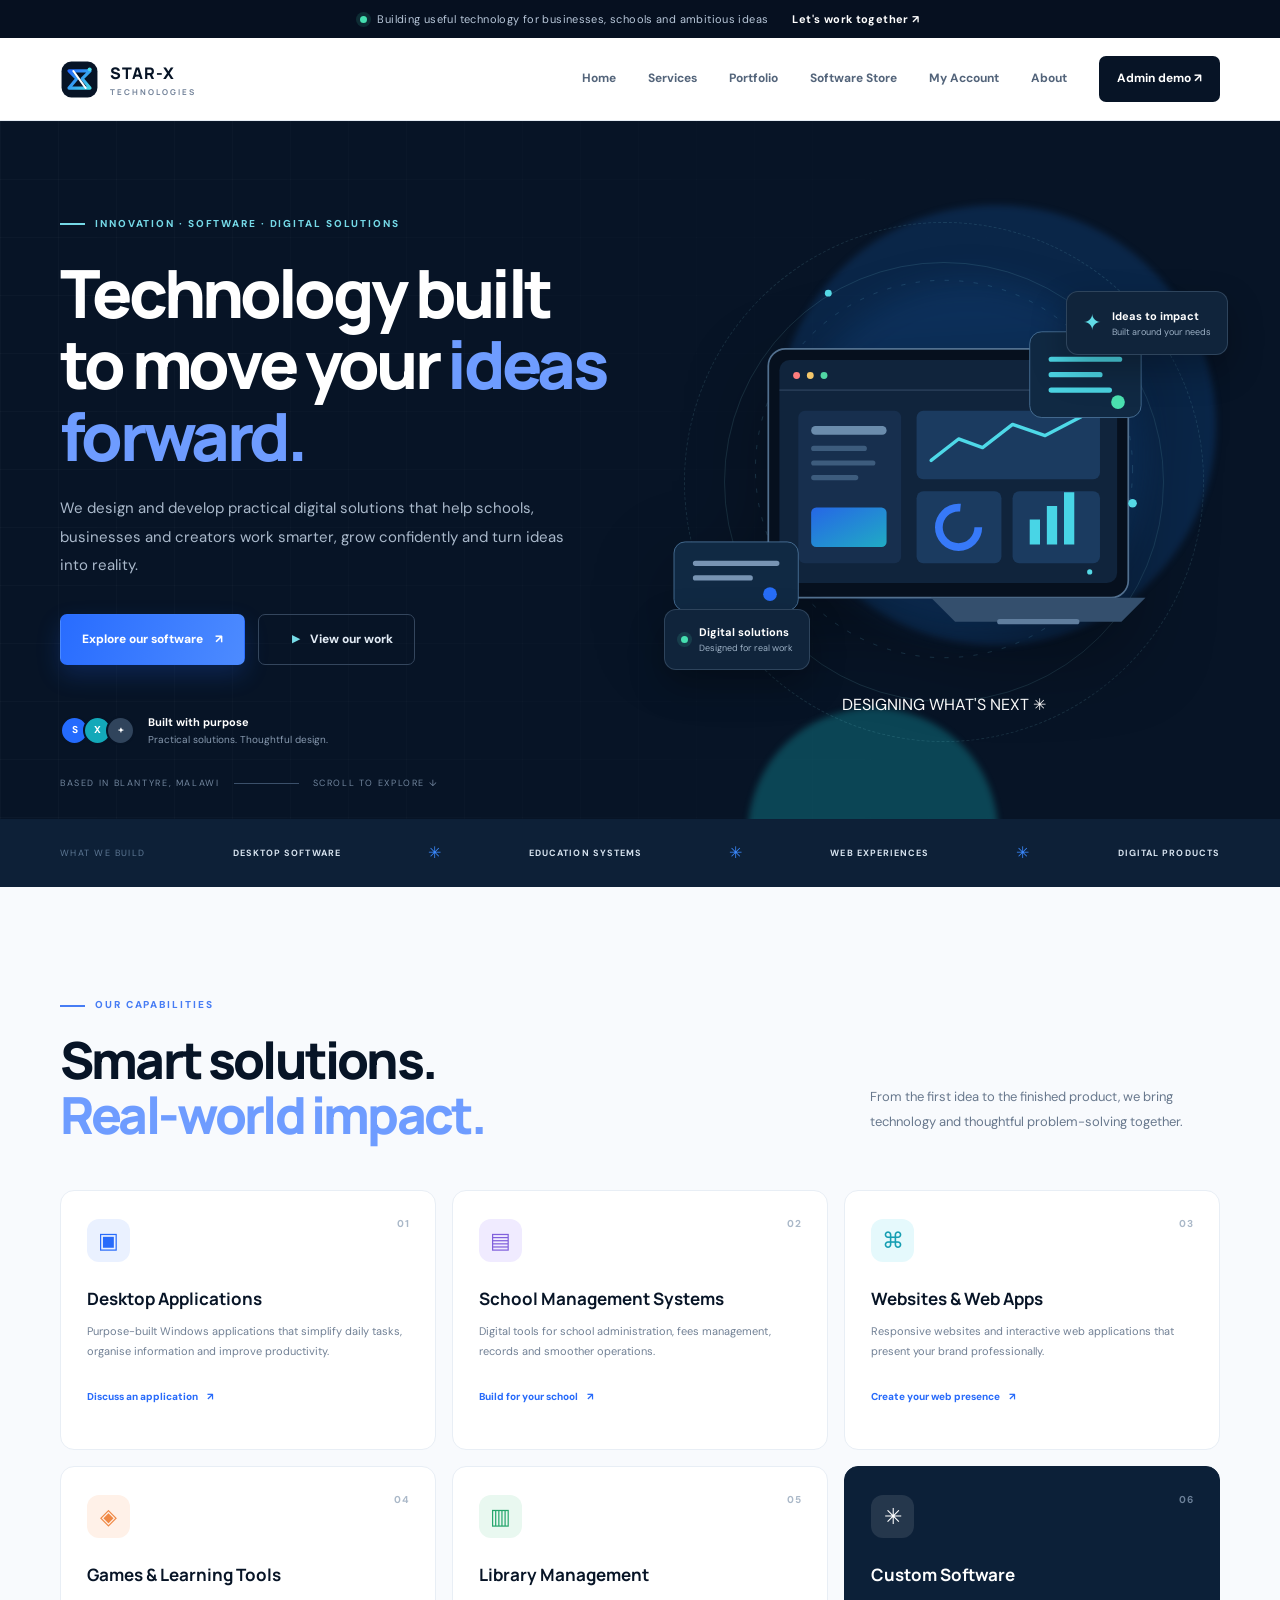
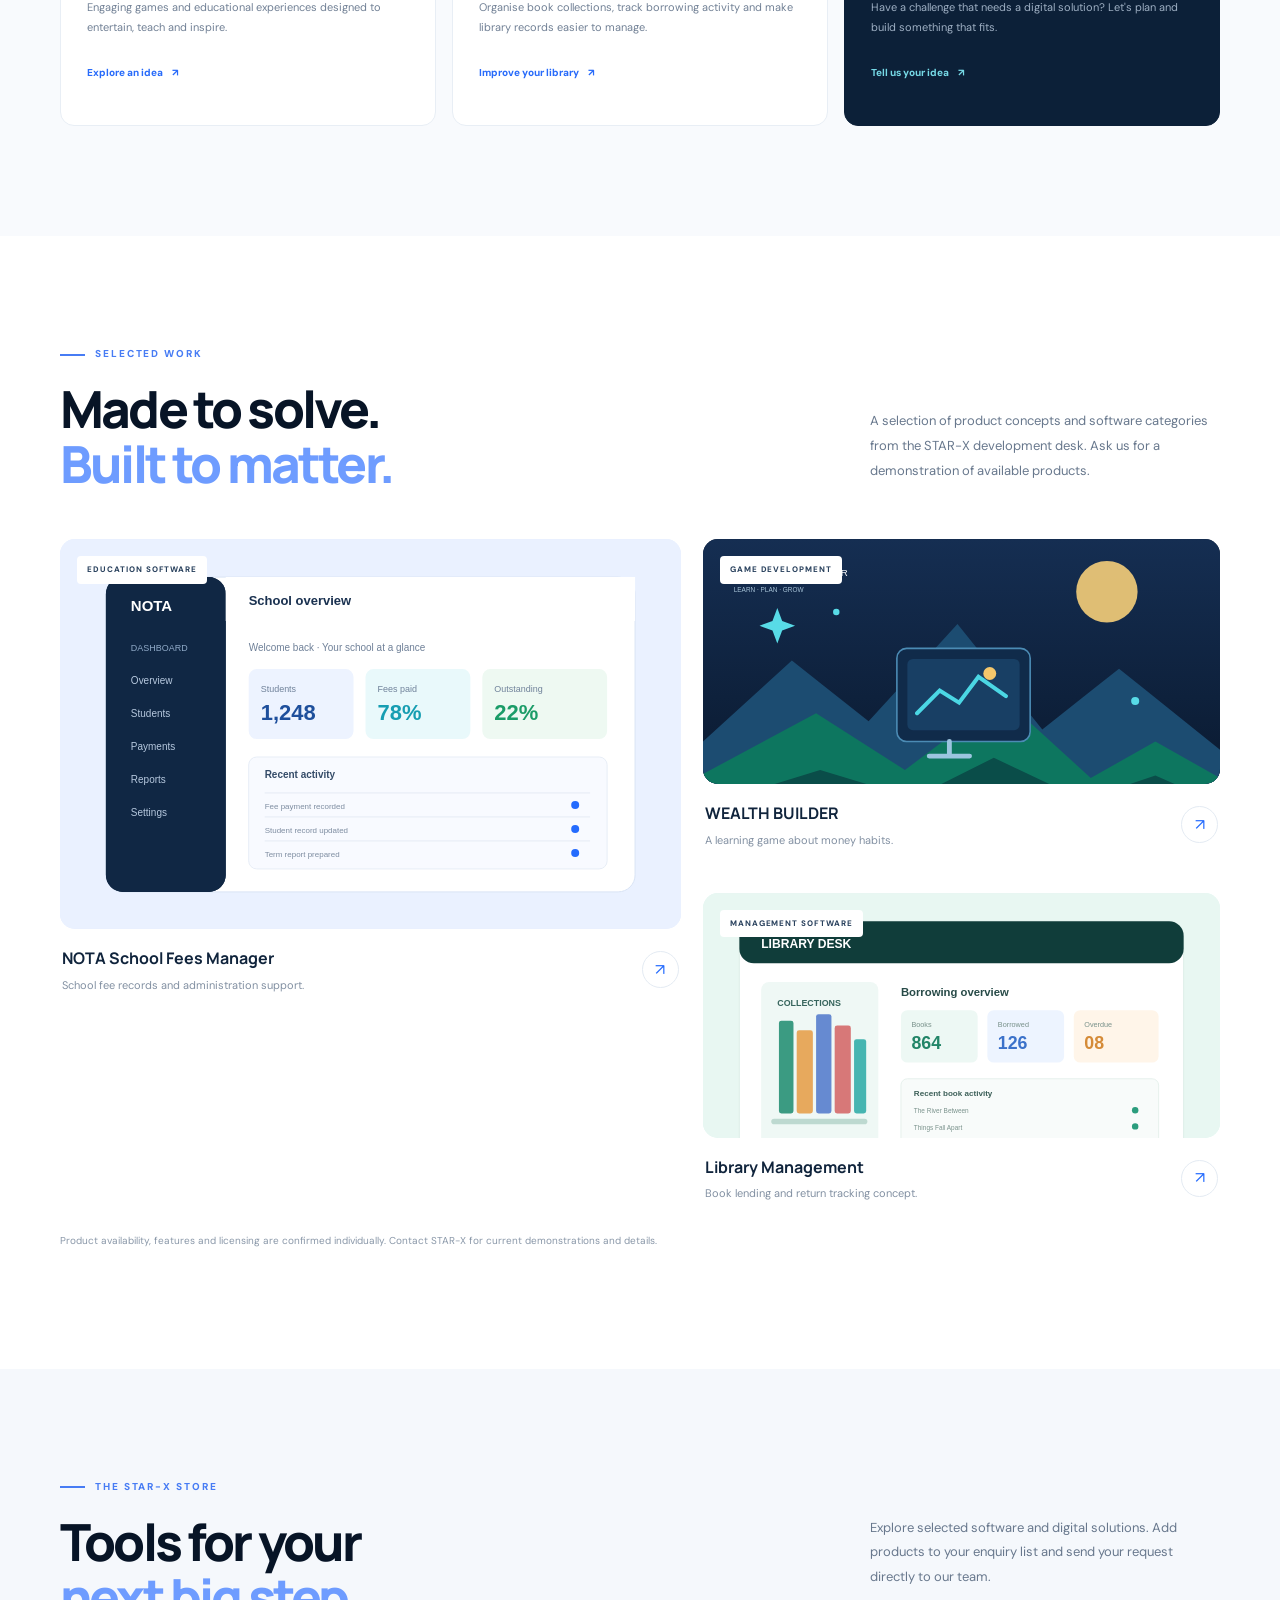
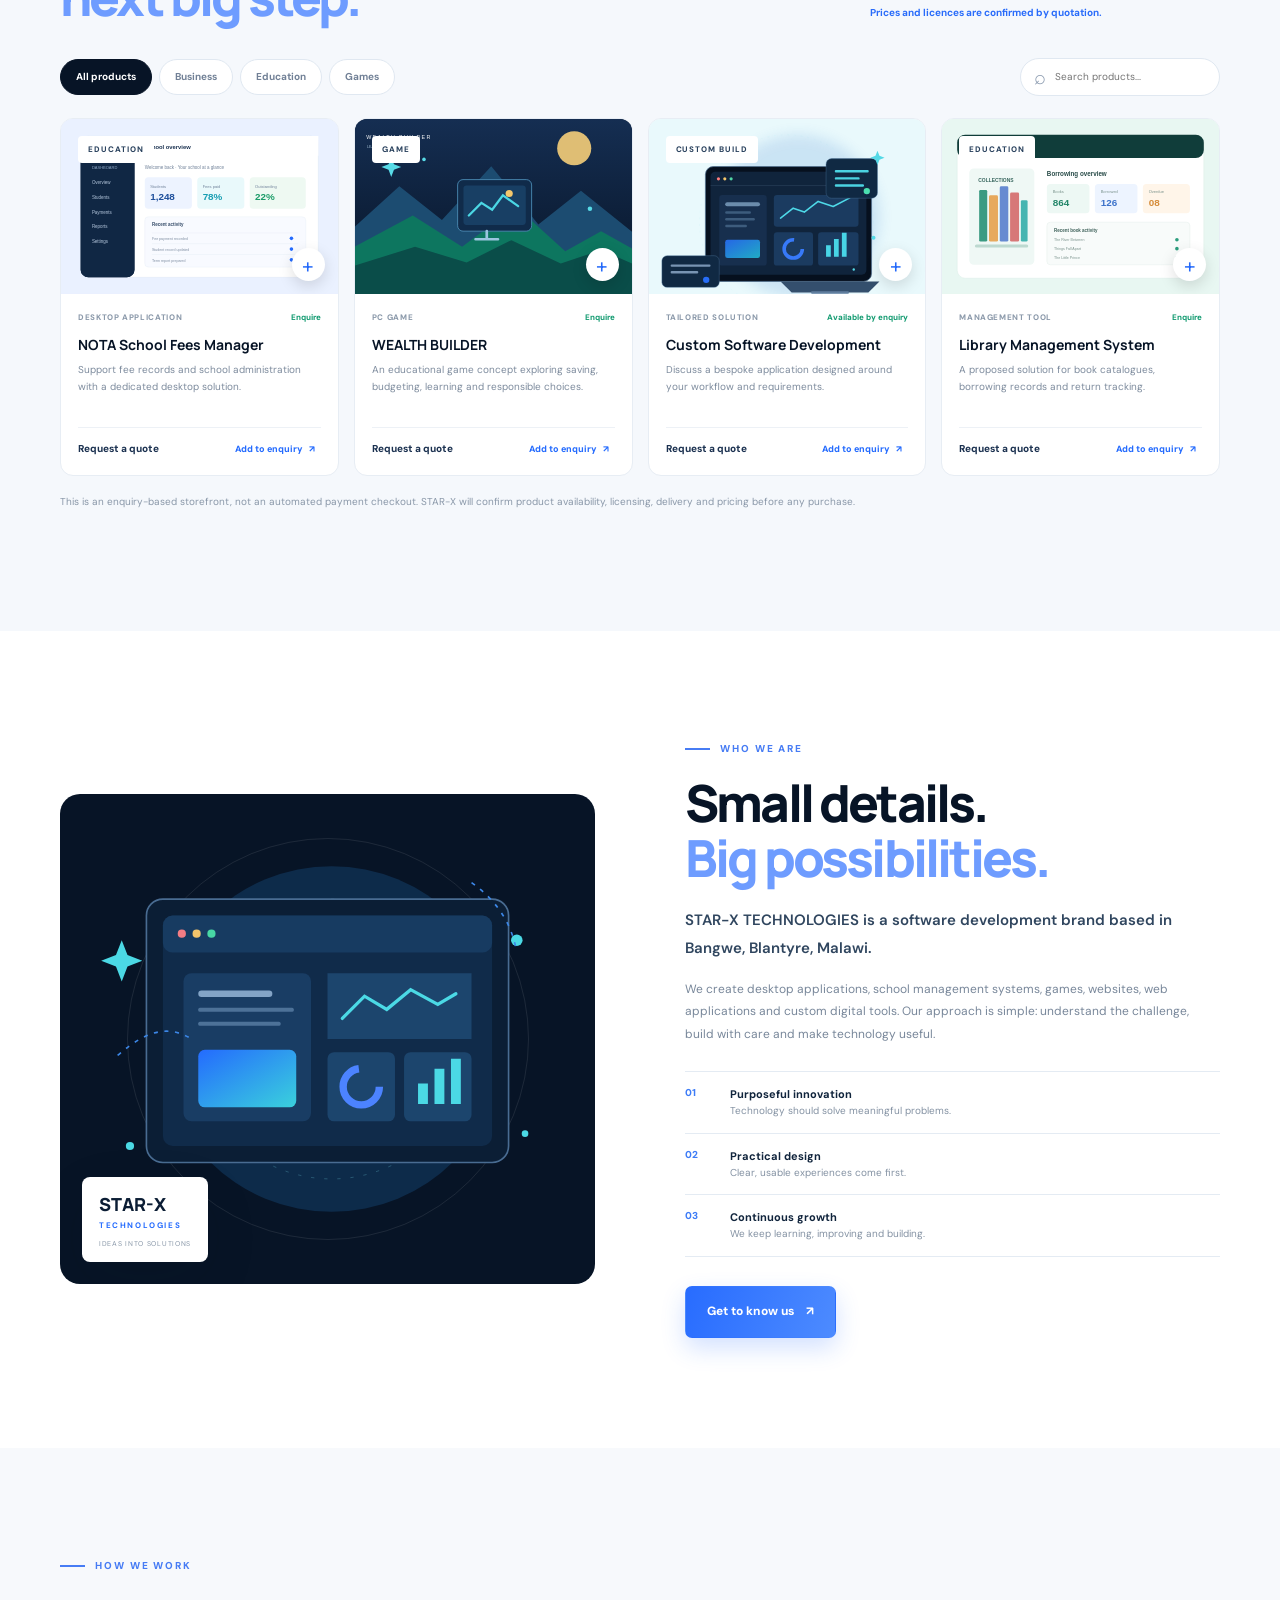
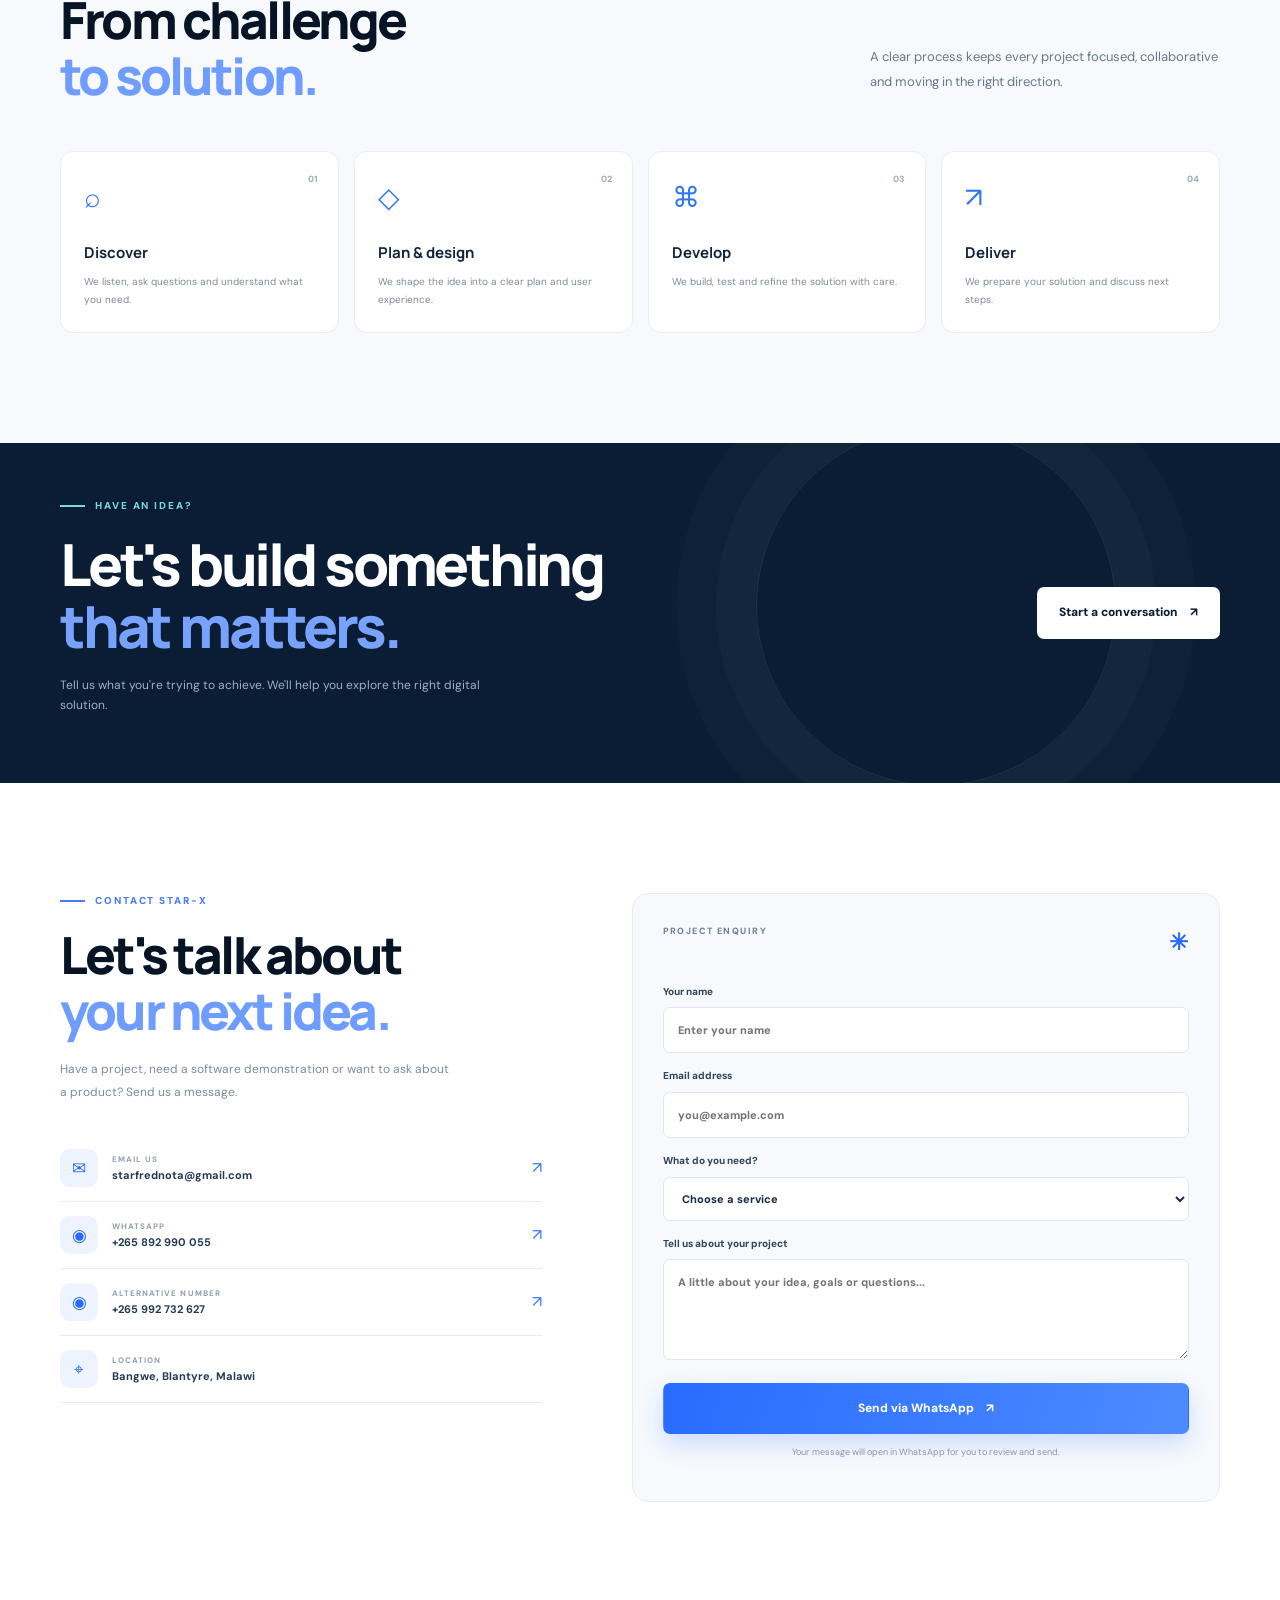
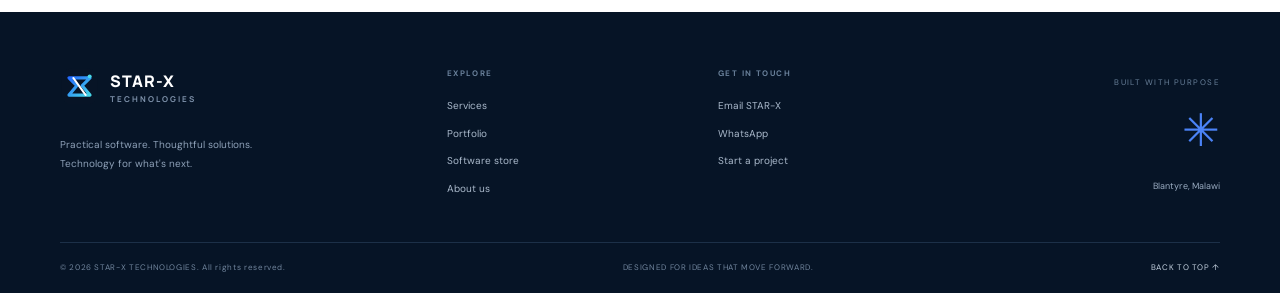
<file: index.html>
<!DOCTYPE html>
<html lang="en">
<head>
  <meta charset="UTF-8">
  <meta name="viewport" content="width=device-width, initial-scale=1.0">
  <meta name="description" content="STAR-X TECHNOLOGIES builds practical software solutions, school management systems, desktop applications, websites and digital products in Malawi.">
  <meta name="theme-color" content="#071426">
  <title>STAR-X TECHNOLOGIES | Software That Moves You Forward</title>
  <link rel="icon" type="image/svg+xml" href="assets/starx-mark.svg">
  <link rel="preconnect" href="https://fonts.googleapis.com">
  <link rel="preconnect" href="https://fonts.gstatic.com" crossorigin>
  <link href="https://fonts.googleapis.com/css2?family=DM+Sans:wght@400;500;600;700&family=Manrope:wght@400;500;600;700;800&display=swap" rel="stylesheet">
  <link rel="stylesheet" href="styles.css">
</head>
<body>
  <div class="announcement">
    <span class="announcement-dot"></span>
    Building useful technology for businesses, schools and ambitious ideas
    <a href="#contact">Let's work together <span aria-hidden="true">↗</span></a>
  </div>

  <header class="site-header" id="top">
    <nav class="nav container" aria-label="Main navigation">
      <a class="brand" href="#top" aria-label="STAR-X Technologies home">
        <img src="assets/starx-mark.svg" alt="" class="brand-mark">
        <span class="brand-name">STAR-X <b>TECHNOLOGIES</b></span>
      </a>
      <button class="menu-toggle" id="menuToggle" aria-label="Open navigation" aria-expanded="false">
        <span></span><span></span><span></span>
      </button>
      <div class="nav-links" id="navLinks">
        <a href="#home">Home</a>
        <a href="#services">Services</a>
        <a href="#portfolio">Portfolio</a>
        <a href="#store">Software Store</a>
        <a href="account.html">My Account</a>
        <a href="#about">About</a>
        <a href="dashboard.html" class="nav-cta">Admin demo ↗</a>
      </div>
    </nav>
  </header>

  <main>
    <section class="hero section" id="home">
      <div class="hero-glow glow-one"></div><div class="hero-glow glow-two"></div>
      <div class="container hero-grid">
        <div class="hero-copy reveal">
          <div class="eyebrow"><span class="eyebrow-line"></span> INNOVATION · SOFTWARE · DIGITAL SOLUTIONS</div>
          <h1>Technology built<br>to move your <span>ideas forward.</span></h1>
          <p class="hero-lead">We design and develop practical digital solutions that help schools, businesses and creators work smarter, grow confidently and turn ideas into reality.</p>
          <div class="hero-actions">
            <a class="btn btn-primary" href="#store">Explore our software <span>↗</span></a>
            <a class="btn btn-ghost" href="#portfolio"><span class="play-icon">▶</span> View our work</a>
          </div>
          <div class="hero-proof">
            <div class="proof-avatars" aria-hidden="true"><span>S</span><span>X</span><span>+</span></div>
            <div><strong>Built with purpose</strong><small>Practical solutions. Thoughtful design.</small></div>
          </div>
        </div>
        <div class="hero-visual reveal">
          <div class="visual-orbit orbit-a"></div><div class="visual-orbit orbit-b"></div>
          <img class="hero-art" src="assets/software-innovation.svg" alt="Illustration of a modern software workspace with application windows and digital elements">
          <div class="floating-card float-top"><span class="float-icon">✦</span><div><b>Ideas to impact</b><small>Built around your needs</small></div></div>
          <div class="floating-card float-bottom"><span class="status-pulse"></span><div><b>Digital solutions</b><small>Designed for real work</small></div></div>
          <div class="hero-caption">DESIGNING WHAT'S NEXT <span>✳</span></div>
        </div>
      </div>
      <div class="container hero-bottom">
        <span>BASED IN BLANTYRE, MALAWI</span><span class="scroll-line"></span><span>SCROLL TO EXPLORE ↓</span>
      </div>
    </section>

    <section class="trust-strip">
      <div class="container trust-inner"><span>WHAT WE BUILD</span><b>DESKTOP SOFTWARE</b><i>✳</i><b>EDUCATION SYSTEMS</b><i>✳</i><b>WEB EXPERIENCES</b><i>✳</i><b>DIGITAL PRODUCTS</b></div>
    </section>

    <section class="section services-section" id="services">
      <div class="container">
        <div class="section-heading reveal">
          <div><div class="eyebrow"><span class="eyebrow-line"></span> OUR CAPABILITIES</div><h2>Smart solutions.<br><span>Real-world impact.</span></h2></div>
          <p>From the first idea to the finished product, we bring technology and thoughtful problem-solving together.</p>
        </div>
        <div class="services-grid">
          <article class="service-card reveal"><div class="service-number">01</div><div class="service-icon icon-blue">▣</div><h3>Desktop Applications</h3><p>Purpose-built Windows applications that simplify daily tasks, organise information and improve productivity.</p><a href="#contact" class="text-link">Discuss an application <span>↗</span></a></article>
          <article class="service-card reveal"><div class="service-number">02</div><div class="service-icon icon-violet">▤</div><h3>School Management Systems</h3><p>Digital tools for school administration, fees management, records and smoother operations.</p><a href="#contact" class="text-link">Build for your school <span>↗</span></a></article>
          <article class="service-card reveal"><div class="service-number">03</div><div class="service-icon icon-cyan">⌘</div><h3>Websites & Web Apps</h3><p>Responsive websites and interactive web applications that present your brand professionally.</p><a href="#contact" class="text-link">Create your web presence <span>↗</span></a></article>
          <article class="service-card reveal"><div class="service-number">04</div><div class="service-icon icon-orange">◈</div><h3>Games & Learning Tools</h3><p>Engaging games and educational experiences designed to entertain, teach and inspire.</p><a href="#contact" class="text-link">Explore an idea <span>↗</span></a></article>
          <article class="service-card reveal"><div class="service-number">05</div><div class="service-icon icon-green">▥</div><h3>Library Management</h3><p>Organise book collections, track borrowing activity and make library records easier to manage.</p><a href="#contact" class="text-link">Improve your library <span>↗</span></a></article>
          <article class="service-card service-card-dark reveal"><div class="service-number">06</div><div class="service-icon icon-white">✳</div><h3>Custom Software</h3><p>Have a challenge that needs a digital solution? Let's plan and build something that fits.</p><a href="#contact" class="text-link">Tell us your idea <span>↗</span></a></article>
        </div>
      </div>
    </section>

    <section class="section showcase-section" id="portfolio">
      <div class="container">
        <div class="section-heading reveal">
          <div><div class="eyebrow"><span class="eyebrow-line"></span> SELECTED WORK</div><h2>Made to solve.<br><span>Built to matter.</span></h2></div>
          <p>A selection of product concepts and software categories from the STAR-X development desk. Ask us for a demonstration of available products.</p>
        </div>
        <div class="portfolio-grid">
          <article class="project-card project-large reveal">
            <div class="project-image project-school"><img src="assets/school-dashboard.svg" alt="Illustrated school management dashboard preview"><span class="project-tag">EDUCATION SOFTWARE</span></div>
            <div class="project-info"><div><h3>NOTA School Fees Manager</h3><p>School fee records and administration support.</p></div><a href="#contact" aria-label="Ask about NOTA School Fees Manager">↗</a></div>
          </article>
          <article class="project-card reveal">
            <div class="project-image project-game"><img src="assets/game-world.svg" alt="Illustrated game development scene"><span class="project-tag">GAME DEVELOPMENT</span></div>
            <div class="project-info"><div><h3>WEALTH BUILDER</h3><p>A learning game about money habits.</p></div><a href="#contact" aria-label="Ask about Wealth Builder">↗</a></div>
          </article>
          <article class="project-card reveal">
            <div class="project-image project-library"><img src="assets/library-dashboard.svg" alt="Illustrated library management interface"><span class="project-tag">MANAGEMENT SOFTWARE</span></div>
            <div class="project-info"><div><h3>Library Management</h3><p>Book lending and return tracking concept.</p></div><a href="#contact" aria-label="Ask about Library Management">↗</a></div>
          </article>
        </div>
        <p class="portfolio-note">Product availability, features and licensing are confirmed individually. Contact STAR-X for current demonstrations and details.</p>
      </div>
    </section>

    <section class="section store-section" id="store">
      <div class="container">
        <div class="store-heading reveal">
          <div><div class="eyebrow"><span class="eyebrow-line"></span> THE STAR-X STORE</div><h2>Tools for your<br><span>next big step.</span></h2></div>
          <div class="store-intro"><p>Explore selected software and digital solutions. Add products to your enquiry list and send your request directly to our team.</p><span class="store-note">Prices and licences are confirmed by quotation.</span></div>
        </div>
        <div class="store-toolbar reveal">
          <div class="store-filters" role="group" aria-label="Filter products">
            <button class="filter-btn active" data-filter="all">All products</button>
            <button class="filter-btn" data-filter="business">Business</button>
            <button class="filter-btn" data-filter="education">Education</button>
            <button class="filter-btn" data-filter="games">Games</button>
          </div>
          <label class="search-box"><span>⌕</span><input id="productSearch" type="search" placeholder="Search products..." aria-label="Search products"></label>
        </div>
        <div class="product-grid" id="productGrid">
          <article class="product-card reveal" data-category="education" data-name="NOTA School Fees Manager">
            <div class="product-art art-nota"><img src="assets/school-dashboard.svg" alt="NOTA software preview"><span class="product-label">EDUCATION</span><button class="quick-add" data-product="NOTA School Fees Manager" aria-label="Add NOTA School Fees Manager to enquiry">+</button></div>
            <div class="product-details"><div class="product-meta"><span>DESKTOP APPLICATION</span><span class="availability">Enquire</span></div><h3>NOTA School Fees Manager</h3><p>Support fee records and school administration with a dedicated desktop solution.</p><div class="product-bottom"><span class="price">Request a quote</span><button class="add-link" data-product="NOTA School Fees Manager">Add to enquiry <span>↗</span></button></div></div>
          </article>
          <article class="product-card reveal" data-category="games" data-name="WEALTH BUILDER">
            <div class="product-art art-wealth"><img src="assets/game-world.svg" alt="WEALTH BUILDER game preview"><span class="product-label">GAME</span><button class="quick-add" data-product="WEALTH BUILDER" aria-label="Add WEALTH BUILDER to enquiry">+</button></div>
            <div class="product-details"><div class="product-meta"><span>PC GAME</span><span class="availability">Enquire</span></div><h3>WEALTH BUILDER</h3><p>An educational game concept exploring saving, budgeting, learning and responsible choices.</p><div class="product-bottom"><span class="price">Request a quote</span><button class="add-link" data-product="WEALTH BUILDER">Add to enquiry <span>↗</span></button></div></div>
          </article>
          <article class="product-card reveal" data-category="business" data-name="Custom Software Development">
            <div class="product-art art-custom"><img src="assets/software-innovation.svg" alt="Custom software illustration"><span class="product-label">CUSTOM BUILD</span><button class="quick-add" data-product="Custom Software Development" aria-label="Add Custom Software Development to enquiry">+</button></div>
            <div class="product-details"><div class="product-meta"><span>TAILORED SOLUTION</span><span class="availability">Available by enquiry</span></div><h3>Custom Software Development</h3><p>Discuss a bespoke application designed around your workflow and requirements.</p><div class="product-bottom"><span class="price">Request a quote</span><button class="add-link" data-product="Custom Software Development">Add to enquiry <span>↗</span></button></div></div>
          </article>
          <article class="product-card reveal" data-category="education" data-name="Library Management System">
            <div class="product-art art-library"><img src="assets/library-dashboard.svg" alt="Library management preview"><span class="product-label">EDUCATION</span><button class="quick-add" data-product="Library Management System" aria-label="Add Library Management System to enquiry">+</button></div>
            <div class="product-details"><div class="product-meta"><span>MANAGEMENT TOOL</span><span class="availability">Enquire</span></div><h3>Library Management System</h3><p>A proposed solution for book catalogues, borrowing records and return tracking.</p><div class="product-bottom"><span class="price">Request a quote</span><button class="add-link" data-product="Library Management System">Add to enquiry <span>↗</span></button></div></div>
          </article>
        </div>
        <div class="cart-bar" id="cartBar" aria-live="polite"><div><span class="cart-icon">▣</span><span><b id="cartCount">0 items</b><small> in your enquiry list</small></span></div><button class="btn btn-primary" id="checkoutBtn">Send enquiry <span>↗</span></button></div>
        <p class="store-disclaimer">This is an enquiry-based storefront, not an automated payment checkout. STAR-X will confirm product availability, licensing, delivery and pricing before any purchase.</p>
      </div>
    </section>

    <section class="section about-section" id="about">
      <div class="container about-grid">
        <div class="about-visual reveal"><img src="assets/portfolio-visual.svg" alt="Abstract portfolio visual representing creative software development"><div class="about-stamp"><span>STAR-X</span><b>TECHNOLOGIES</b><small>IDEAS INTO SOLUTIONS</small></div></div>
        <div class="about-copy reveal"><div class="eyebrow"><span class="eyebrow-line"></span> WHO WE ARE</div><h2>Small details.<br><span>Big possibilities.</span></h2><p class="about-lead">STAR-X TECHNOLOGIES is a software development brand based in Bangwe, Blantyre, Malawi.</p><p>We create desktop applications, school management systems, games, websites, web applications and custom digital tools. Our approach is simple: understand the challenge, build with care and make technology useful.</p>
          <div class="values-list"><div><span>01</span><b>Purposeful innovation</b><small>Technology should solve meaningful problems.</small></div><div><span>02</span><b>Practical design</b><small>Clear, usable experiences come first.</small></div><div><span>03</span><b>Continuous growth</b><small>We keep learning, improving and building.</small></div></div>
          <a class="btn btn-primary" href="#contact">Get to know us <span>↗</span></a>
        </div>
      </div>
    </section>

    <section class="process-section section">
      <div class="container">
        <div class="section-heading reveal"><div><div class="eyebrow"><span class="eyebrow-line"></span> HOW WE WORK</div><h2>From challenge<br><span>to solution.</span></h2></div><p>A clear process keeps every project focused, collaborative and moving in the right direction.</p></div>
        <div class="process-grid">
          <div class="process-step reveal"><span>01</span><div class="process-symbol">⌕</div><h3>Discover</h3><p>We listen, ask questions and understand what you need.</p></div>
          <div class="process-step reveal"><span>02</span><div class="process-symbol">◇</div><h3>Plan & design</h3><p>We shape the idea into a clear plan and user experience.</p></div>
          <div class="process-step reveal"><span>03</span><div class="process-symbol">⌘</div><h3>Develop</h3><p>We build, test and refine the solution with care.</p></div>
          <div class="process-step reveal"><span>04</span><div class="process-symbol">↗</div><h3>Deliver</h3><p>We prepare your solution and discuss next steps.</p></div>
        </div>
      </div>
    </section>

    <section class="cta-section">
      <div class="container cta-inner reveal"><div><div class="eyebrow eyebrow-light"><span class="eyebrow-line"></span> HAVE AN IDEA?</div><h2>Let's build something<br><span>that matters.</span></h2><p>Tell us what you're trying to achieve. We'll help you explore the right digital solution.</p></div><a class="btn btn-light" href="#contact">Start a conversation <span>↗</span></a><div class="cta-orb"></div></div>
    </section>

    <section class="section contact-section" id="contact">
      <div class="container contact-grid">
        <div class="contact-copy reveal"><div class="eyebrow"><span class="eyebrow-line"></span> CONTACT STAR-X</div><h2>Let's talk about<br><span>your next idea.</span></h2><p>Have a project, need a software demonstration or want to ask about a product? Send us a message.</p>
          <div class="contact-details">
            <a href="mailto:starfrednota@gmail.com"><span class="contact-icon">✉</span><span><small>EMAIL US</small><b>starfrednota@gmail.com</b></span><i>↗</i></a>
            <a href="https://wa.me/265892990055" target="_blank" rel="noopener"><span class="contact-icon">◉</span><span><small>WHATSAPP</small><b>+265 892 990 055</b></span><i>↗</i></a>
            <a href="https://wa.me/265992732627" target="_blank" rel="noopener"><span class="contact-icon">◉</span><span><small>ALTERNATIVE NUMBER</small><b>+265 992 732 627</b></span><i>↗</i></a>
            <div class="contact-location"><span class="contact-icon">⌖</span><span><small>LOCATION</small><b>Bangwe, Blantyre, Malawi</b></span></div>
          </div>
        </div>
        <form class="contact-form reveal" id="contactForm">
          <div class="form-top"><span>PROJECT ENQUIRY</span><span class="form-star">✳</span></div>
          <label>Your name<input type="text" id="name" name="name" placeholder="Enter your name" required></label>
          <label>Email address<input type="email" id="email" name="email" placeholder="you@example.com" required></label>
          <label>What do you need?
            <select id="service" name="service" required><option value="">Choose a service</option><option>Desktop application</option><option>School management system</option><option>Website or web application</option><option>Game development</option><option>Library management system</option><option>Custom software</option><option>Product enquiry</option><option>Other</option></select>
          </label>
          <label>Tell us about your project<textarea id="message" name="message" rows="4" placeholder="A little about your idea, goals or questions..." required></textarea></label>
          <button class="btn btn-primary form-submit" type="submit">Send via WhatsApp <span>↗</span></button>
          <small class="form-note">Your message will open in WhatsApp for you to review and send.</small>
          <p class="form-status" id="formStatus" role="status"></p>
        </form>
      </div>
    </section>
  </main>

  <footer class="footer">
    <div class="container footer-main">
      <div class="footer-brand"><a class="brand" href="#top"><img src="assets/starx-mark.svg" alt="" class="brand-mark"><span class="brand-name">STAR-X <b>TECHNOLOGIES</b></span></a><p>Practical software. Thoughtful solutions.<br>Technology for what's next.</p></div>
      <div class="footer-column"><b>EXPLORE</b><a href="#services">Services</a><a href="#portfolio">Portfolio</a><a href="#store">Software store</a><a href="#about">About us</a></div>
      <div class="footer-column"><b>GET IN TOUCH</b><a href="mailto:starfrednota@gmail.com">Email STAR-X</a><a href="https://wa.me/265892990055" target="_blank" rel="noopener">WhatsApp</a><a href="#contact">Start a project</a></div>
      <div class="footer-note"><span>BUILT WITH PURPOSE</span><div>✳</div><small>Blantyre, Malawi</small></div>
    </div>
    <div class="container footer-bottom"><span>© <span id="year"></span> STAR-X TECHNOLOGIES. All rights reserved.</span><span>DESIGNED FOR IDEAS THAT MOVE FORWARD.</span><a href="#top">BACK TO TOP ↑</a></div>
  </footer>
  <script src="script.js"></script>
<script src="v2.js"></script>
</body>
</html>
</file>
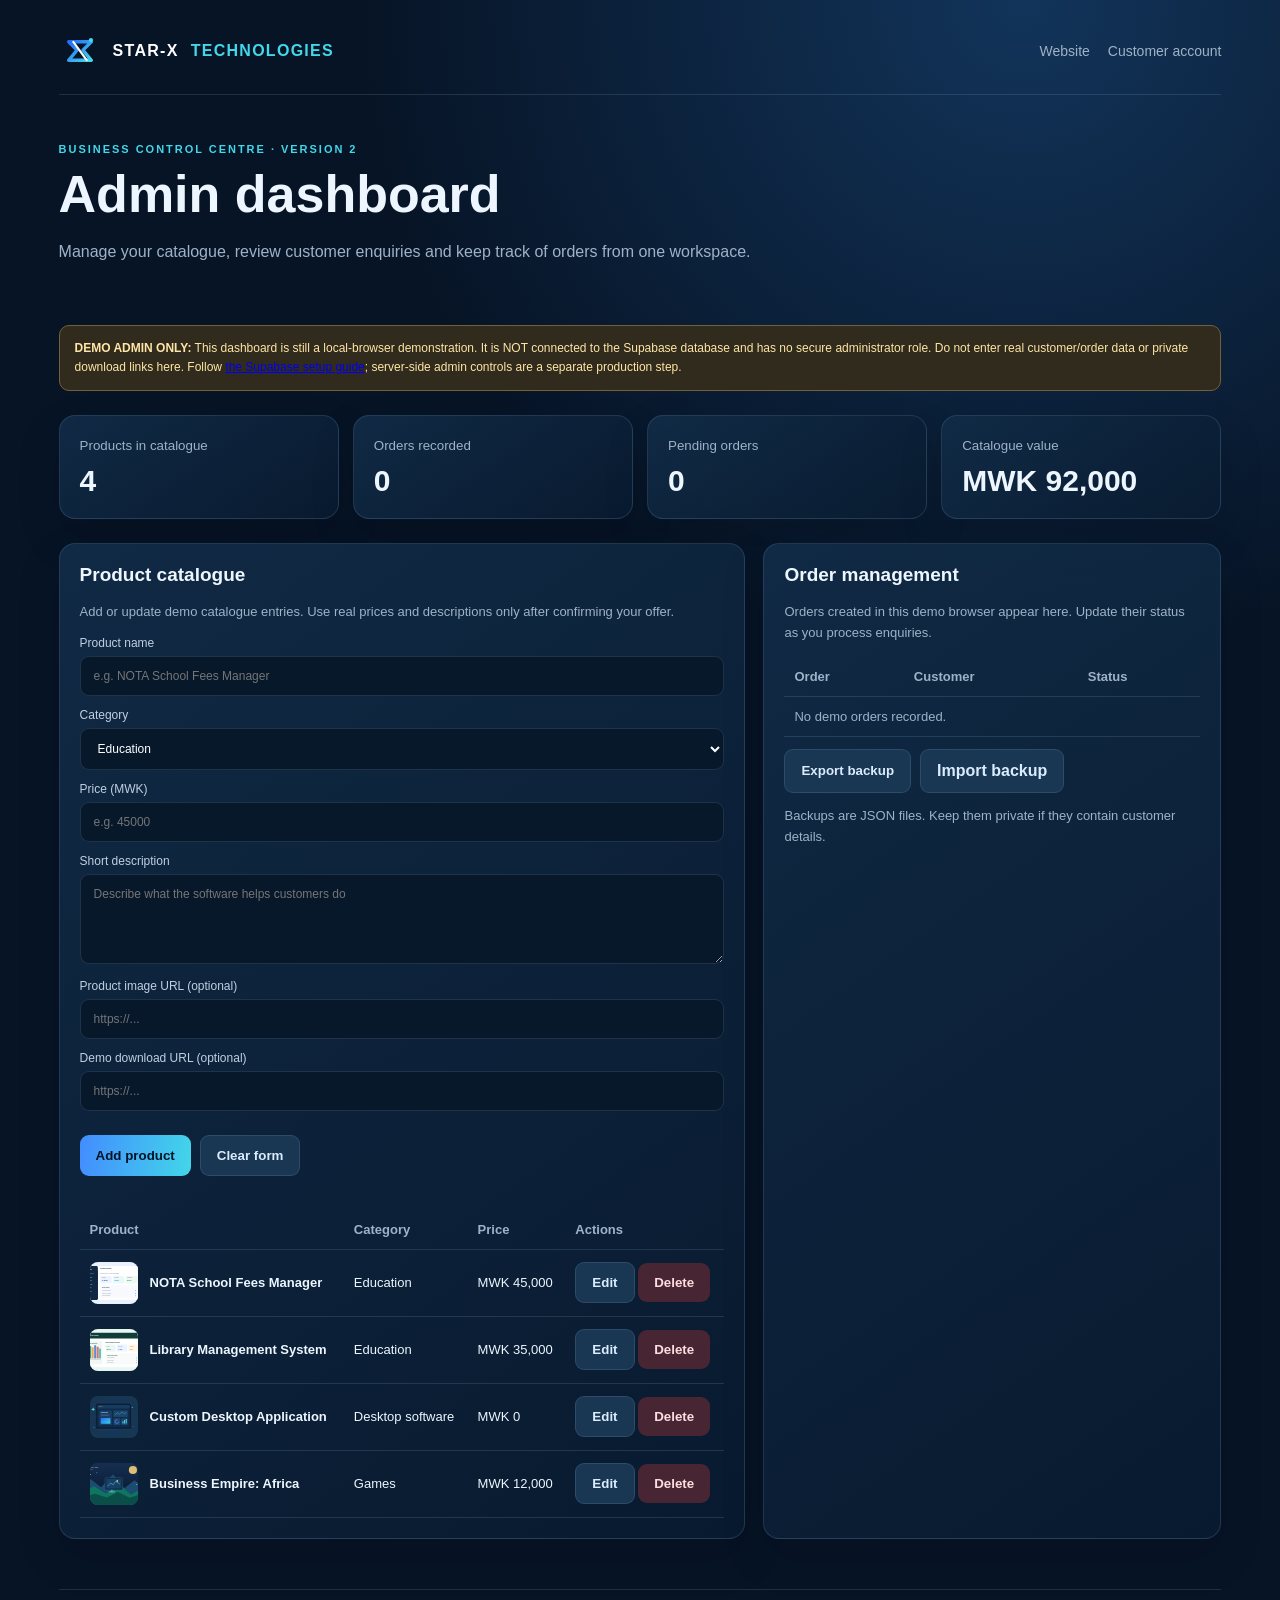
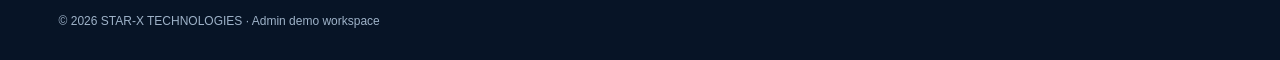
<file: dashboard.html>
<!doctype html>
<html lang="en"><head><meta charset="utf-8"><meta name="viewport" content="width=device-width,initial-scale=1"><meta name="theme-color" content="#071426"><title>STAR-X | Admin Dashboard</title><link rel="icon" href="assets/starx-mark.svg"><link rel="stylesheet" href="v2.css"></head>
<body class="v2-body"><div class="v2-wrap"><header class="v2-top"><a class="v2-brand" href="index.html"><img src="assets/starx-mark.svg" alt=""> STAR-X <span style="color:#42d7e9">TECHNOLOGIES</span></a><nav class="v2-links"><a href="index.html">Website</a><a href="account.html">Customer account</a></nav></header>
<section class="v2-hero"><div class="v2-kicker">BUSINESS CONTROL CENTRE · VERSION 2</div><h1>Admin dashboard</h1><p>Manage your catalogue, review customer enquiries and keep track of orders from one workspace.</p></section>
<div class="v2-notice"><b>DEMO ADMIN ONLY:</b> This dashboard is still a local-browser demonstration. It is NOT connected to the Supabase database and has no secure administrator role. Do not enter real customer/order data or private download links here. Follow <a href="SUPABASE_SETUP.html">the Supabase setup guide</a>; server-side admin controls are a separate production step.</div>
<section class="v2-grid"><div class="v2-stat"><small>Products in catalogue</small><strong id="statProducts">0</strong></div><div class="v2-stat"><small>Orders recorded</small><strong id="statOrders">0</strong></div><div class="v2-stat"><small>Pending orders</small><strong id="statPending">0</strong></div><div class="v2-stat"><small>Catalogue value</small><strong id="statValue">MWK 0</strong></div></section>
<section class="v2-layout"><div class="v2-panel"><h2>Product catalogue</h2><p class="v2-muted">Add or update demo catalogue entries. Use real prices and descriptions only after confirming your offer.</p><form class="v2-form" id="productForm"><input type="hidden" id="editId"><label>Product name<input id="pName" required maxlength="70" placeholder="e.g. NOTA School Fees Manager"></label><label>Category<select id="pCategory"><option>Education</option><option>Business</option><option>Desktop software</option><option>Games</option><option>Web applications</option></select></label><label>Price (MWK)<input id="pPrice" type="number" min="0" step="1" required placeholder="e.g. 45000"></label><label>Short description<textarea id="pDescription" required maxlength="260" placeholder="Describe what the software helps customers do"></textarea></label><label>Product image URL (optional)<input id="pImage" type="url" placeholder="https://..."></label><label>Demo download URL (optional)<input id="pDownload" type="url" placeholder="https://..."></label><div class="v2-actions"><button class="v2-btn" type="submit" id="saveProduct">Add product</button><button class="v2-btn secondary" type="button" id="cancelEdit">Clear form</button></div><div id="productMessage" aria-live="polite"></div></form><div class="v2-table-wrap" style="margin-top:22px"><table class="v2-table"><thead><tr><th>Product</th><th>Category</th><th>Price</th><th>Actions</th></tr></thead><tbody id="productRows"></tbody></table></div></div>
<aside class="v2-panel"><h2>Order management</h2><p class="v2-muted">Orders created in this demo browser appear here. Update their status as you process enquiries.</p><div class="v2-table-wrap"><table class="v2-table"><thead><tr><th>Order</th><th>Customer</th><th>Status</th><th>Update</th></tr></thead><tbody id="orderRows"></tbody></table></div><div class="v2-actions"><button class="v2-btn secondary" id="exportData" type="button">Export backup</button><label class="v2-btn secondary" for="importFile">Import backup</label><input id="importFile" type="file" accept="application/json" hidden></div><p class="v2-muted">Backups are JSON files. Keep them private if they contain customer details.</p></aside></section>
<footer class="v2-footer">© <span id="year"></span> STAR-X TECHNOLOGIES · Admin demo workspace</footer></div><script src="v2.js"></script><script src="admin.js"></script></body></html>
</file>
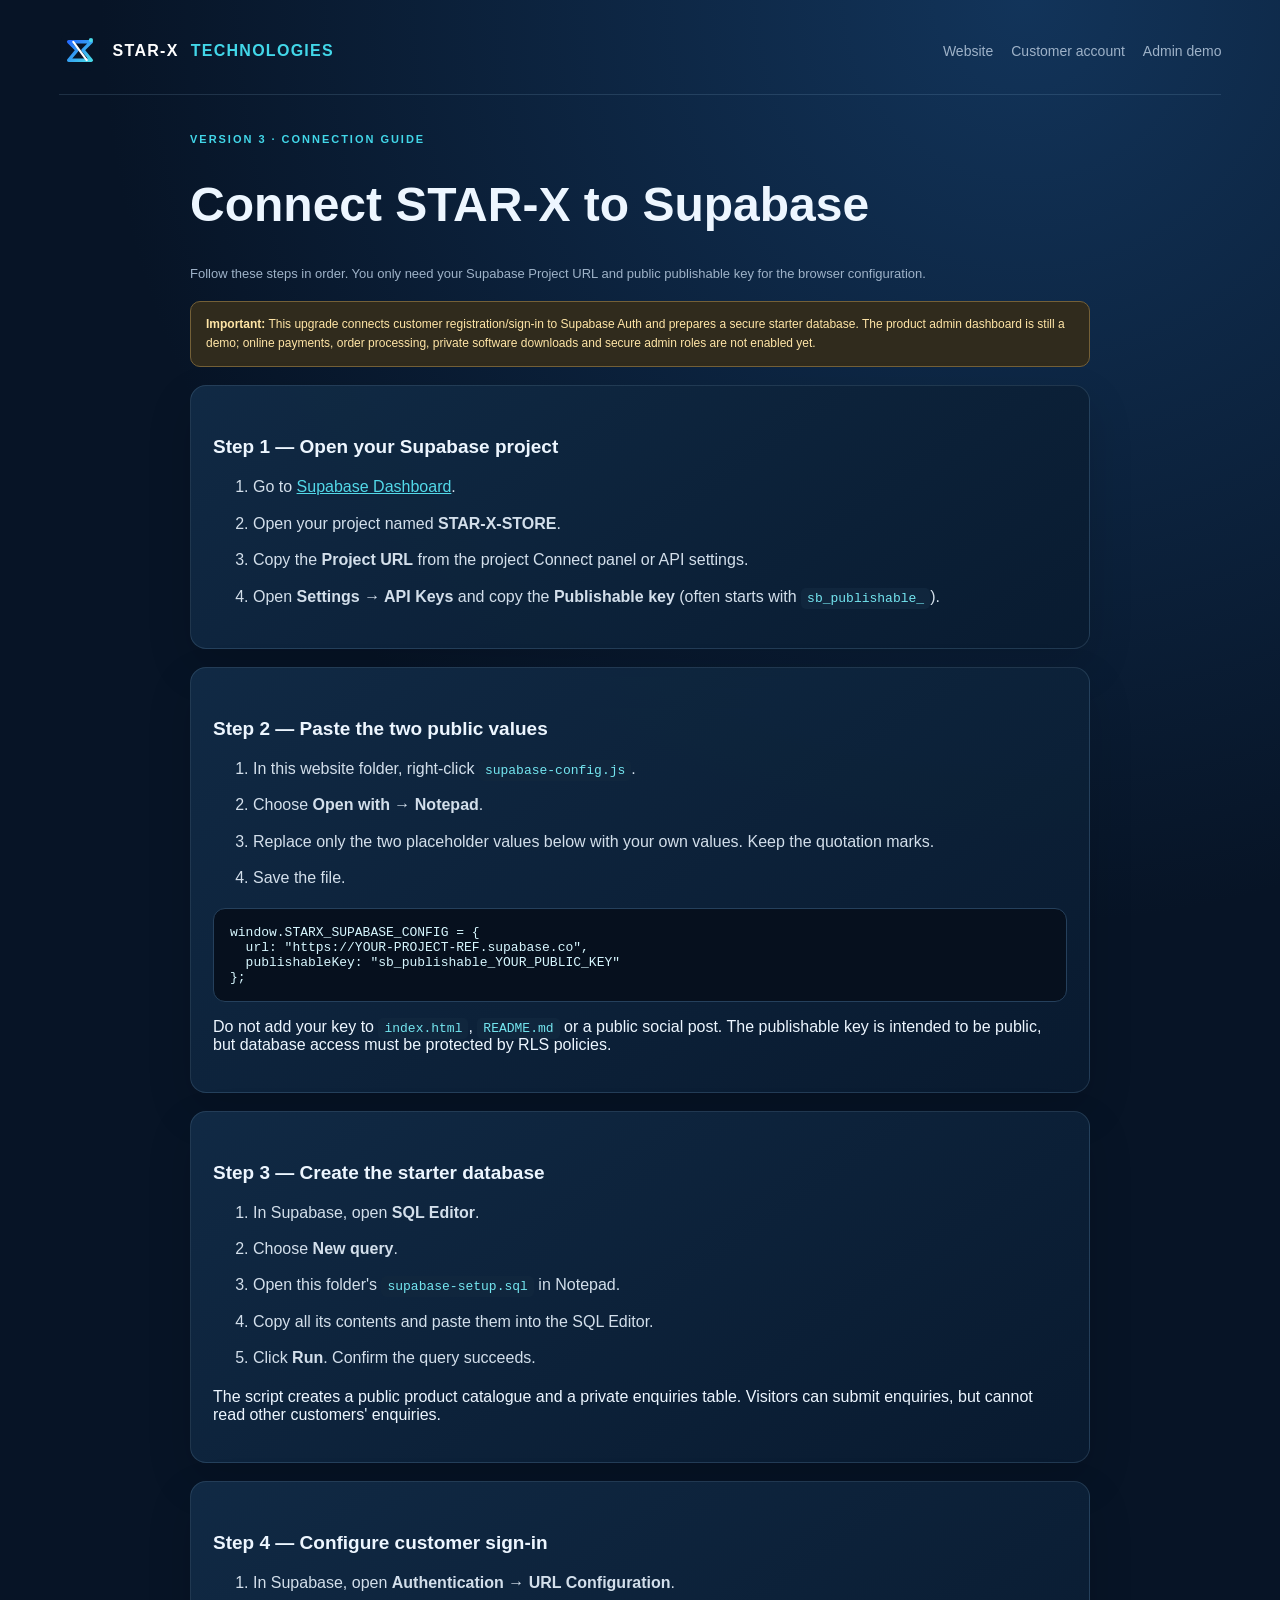
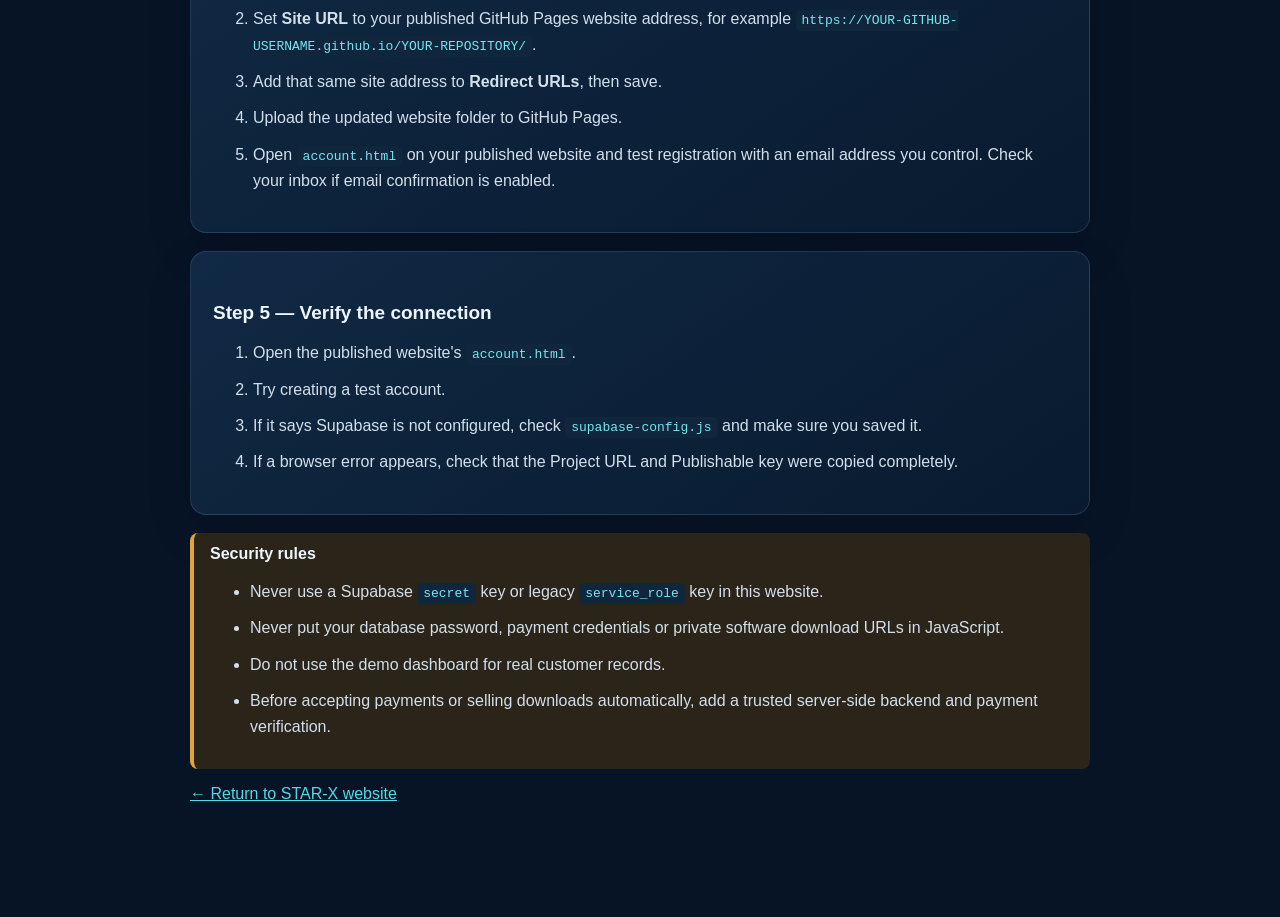
<file: SUPABASE_SETUP.html>
<!doctype html>
<html lang="en">
<head>
<meta charset="utf-8"><meta name="viewport" content="width=device-width,initial-scale=1">
<meta name="theme-color" content="#071426"><title>STAR-X | Supabase Setup Guide</title>
<link rel="icon" href="assets/starx-mark.svg"><link rel="stylesheet" href="v2.css">
<style>
.guide{max-width:900px;margin:38px auto;padding:0 20px 60px}.guide h1{font-size:clamp(32px,5vw,48px)}.guide h2{margin-top:28px}.guide li{margin:10px 0;color:#d3dfeb;line-height:1.65}.guide code{overflow-wrap:anywhere;background:#10263d;padding:3px 6px;border-radius:5px;color:#74e6f0}.guide pre{white-space:pre-wrap;overflow-wrap:anywhere;background:#06101e;border:1px solid #25405c;border-radius:12px;padding:16px;color:#d7f7ff}.guide .step{padding:22px;margin:18px 0}.guide a{color:#53d9e9}.warning{border-left:4px solid #e4a23a;padding:12px 16px;background:#2b2418;border-radius:8px}
</style></head>
<body class="v2-body"><div class="v2-wrap">
<header class="v2-top"><a class="v2-brand" href="index.html"><img src="assets/starx-mark.svg" alt=""> STAR-X <span style="color:#42d7e9">TECHNOLOGIES</span></a><nav class="v2-links"><a href="index.html">Website</a><a href="account.html">Customer account</a><a href="dashboard.html">Admin demo</a></nav></header>
<main class="guide">
<div class="v2-kicker">VERSION 3 · CONNECTION GUIDE</div>
<h1>Connect STAR-X to Supabase</h1>
<p class="v2-muted">Follow these steps in order. You only need your Supabase Project URL and public publishable key for the browser configuration.</p>
<div class="v2-notice"><b>Important:</b> This upgrade connects customer registration/sign-in to Supabase Auth and prepares a secure starter database. The product admin dashboard is still a demo; online payments, order processing, private software downloads and secure admin roles are not enabled yet.</div>

<section class="v2-panel step"><h2>Step 1 — Open your Supabase project</h2>
<ol><li>Go to <a href="https://supabase.com/dashboard" target="_blank" rel="noopener">Supabase Dashboard</a>.</li><li>Open your project named <b>STAR-X-STORE</b>.</li><li>Copy the <b>Project URL</b> from the project Connect panel or API settings.</li><li>Open <b>Settings → API Keys</b> and copy the <b>Publishable key</b> (often starts with <code>sb_publishable_</code>).</li></ol></section>

<section class="v2-panel step"><h2>Step 2 — Paste the two public values</h2>
<ol><li>In this website folder, right-click <code>supabase-config.js</code>.</li><li>Choose <b>Open with → Notepad</b>.</li><li>Replace only the two placeholder values below with your own values. Keep the quotation marks.</li><li>Save the file.</li></ol>
<pre>window.STARX_SUPABASE_CONFIG = {
  url: "https://YOUR-PROJECT-REF.supabase.co",
  publishableKey: "sb_publishable_YOUR_PUBLIC_KEY"
};</pre>
<p>Do not add your key to <code>index.html</code>, <code>README.md</code> or a public social post. The publishable key is intended to be public, but database access must be protected by RLS policies.</p></section>

<section class="v2-panel step"><h2>Step 3 — Create the starter database</h2>
<ol><li>In Supabase, open <b>SQL Editor</b>.</li><li>Choose <b>New query</b>.</li><li>Open this folder's <code>supabase-setup.sql</code> in Notepad.</li><li>Copy all its contents and paste them into the SQL Editor.</li><li>Click <b>Run</b>. Confirm the query succeeds.</li></ol>
<p>The script creates a public product catalogue and a private enquiries table. Visitors can submit enquiries, but cannot read other customers' enquiries.</p></section>

<section class="v2-panel step"><h2>Step 4 — Configure customer sign-in</h2>
<ol><li>In Supabase, open <b>Authentication → URL Configuration</b>.</li><li>Set <b>Site URL</b> to your published GitHub Pages website address, for example <code>https://YOUR-GITHUB-USERNAME.github.io/YOUR-REPOSITORY/</code>.</li><li>Add that same site address to <b>Redirect URLs</b>, then save.</li><li>Upload the updated website folder to GitHub Pages.</li><li>Open <code>account.html</code> on your published website and test registration with an email address you control. Check your inbox if email confirmation is enabled.</li></ol></section>

<section class="v2-panel step"><h2>Step 5 — Verify the connection</h2>
<ol><li>Open the published website's <code>account.html</code>.</li><li>Try creating a test account.</li><li>If it says Supabase is not configured, check <code>supabase-config.js</code> and make sure you saved it.</li><li>If a browser error appears, check that the Project URL and Publishable key were copied completely.</li></ol></section>

<div class="warning"><b>Security rules</b><ul><li>Never use a Supabase <code>secret</code> key or legacy <code>service_role</code> key in this website.</li><li>Never put your database password, payment credentials or private software download URLs in JavaScript.</li><li>Do not use the demo dashboard for real customer records.</li><li>Before accepting payments or selling downloads automatically, add a trusted server-side backend and payment verification.</li></ul></div>
<p><a href="index.html">← Return to STAR-X website</a></p>
</main></div></body></html>
</file>
<file: styles.css>
:root{--navy:#071426;--navy2:#0b1d34;--ink:#10243c;--muted:#68788d;--blue:#246bfe;--cyan:#42d7e8;--pale:#f3f7fc;--line:#e4ebf3;--white:#fff;--radius:20px;--shadow:0 18px 55px rgba(7,20,38,.09)}
*{box-sizing:border-box}html{scroll-behavior:smooth;scroll-padding-top:90px}body{margin:0;font-family:"DM Sans",sans-serif;color:var(--ink);background:#fff;line-height:1.65}a{color:inherit;text-decoration:none}button,input,select,textarea{font:inherit}.container{width:min(1160px,calc(100% - 48px));margin:auto}.section{padding:110px 0}.announcement{height:38px;background:#061020;color:#b8c7d9;display:flex;align-items:center;justify-content:center;gap:10px;font-size:11px;letter-spacing:.035em}.announcement a{color:#fff;margin-left:14px;font-weight:700}.announcement-dot,.status-pulse{width:7px;height:7px;border-radius:50%;background:#45dfb0;box-shadow:0 0 0 4px #45dfb022}.site-header{position:sticky;top:0;z-index:50;background:rgba(255,255,255,.92);backdrop-filter:blur(16px);border-bottom:1px solid rgba(220,230,241,.75)}.nav{height:82px;display:flex;align-items:center;justify-content:space-between}.brand{display:inline-flex;align-items:center;gap:11px}.brand-mark{width:39px;height:39px}.brand-name{font-family:Manrope,sans-serif;font-size:16px;font-weight:800;letter-spacing:.045em;color:var(--navy)}.brand-name b{display:block;font-size:8px;letter-spacing:.25em;color:#718198;margin-top:-2px}.nav-links{display:flex;align-items:center;gap:32px;font-size:12px;font-weight:700;color:#53647a}.nav-links>a:not(.nav-cta):hover{color:var(--blue)}.nav-cta{padding:13px 18px;background:var(--navy);color:white;border-radius:7px}.nav-cta span,.btn span{margin-left:12px}.menu-toggle{display:none;background:none;border:0;padding:8px}.menu-toggle span{display:block;width:23px;height:2px;background:var(--navy);margin:5px}
.hero{background:var(--navy);color:#fff;min-height:650px;padding:95px 0 28px;position:relative;overflow:hidden}.hero:before{content:"";position:absolute;inset:0;background-image:linear-gradient(rgba(255,255,255,.025) 1px,transparent 1px),linear-gradient(90deg,rgba(255,255,255,.025) 1px,transparent 1px);background-size:58px 58px;mask-image:linear-gradient(90deg,#000,transparent 90%)}.hero-grid{position:relative;display:grid;grid-template-columns:1.02fr .98fr;align-items:center;gap:35px}.eyebrow{font-size:10px;letter-spacing:.19em;font-weight:800;color:#477cf4;display:flex;align-items:center;gap:10px}.eyebrow-line{width:25px;height:2px;background:currentColor;display:inline-block}.hero .eyebrow{color:#75d9e7}.hero h1,.section-heading h2,.store-heading h2,.about-copy h2,.cta-inner h2,.contact-copy h2{font-family:Manrope,sans-serif;font-size:clamp(43px,5.2vw,68px);line-height:1.08;letter-spacing:-.055em;margin:24px 0 22px;font-weight:800}.hero h1 span,.section-heading h2 span,.store-heading h2 span,.about-copy h2 span,.contact-copy h2 span{color:#6e9cff}.hero-lead{font-size:15px;line-height:1.9;color:#aab9cb;max-width:510px}.hero-actions{display:flex;gap:13px;margin-top:34px;flex-wrap:wrap}.btn{display:inline-flex;align-items:center;justify-content:center;padding:15px 21px;border-radius:7px;font-size:12px;font-weight:800;border:1px solid transparent;transition:.25s;cursor:pointer}.btn-primary{background:linear-gradient(110deg,#286cff,#4d8bff);color:#fff;box-shadow:0 10px 24px #246bfe33}.btn-primary:hover{transform:translateY(-3px);box-shadow:0 14px 30px #246bfe55}.btn-ghost{border-color:#34465d;color:#e2ebf5}.btn-ghost:hover{background:#ffffff12}.play-icon{font-size:10px;margin-right:10px;color:#77dce8}.hero-proof{display:flex;align-items:center;gap:13px;margin-top:48px}.proof-avatars{display:flex}.proof-avatars span{width:29px;height:29px;border:2px solid var(--navy);border-radius:50%;display:grid;place-items:center;margin-left:-6px;background:#1c4b76;color:white;font-size:10px;font-weight:800}.proof-avatars span:first-child{margin:0;background:#246bfe}.proof-avatars span:nth-child(2){background:#13a9b9}.proof-avatars span:nth-child(3){background:#30445c}.hero-proof strong,.hero-proof small{display:block}.hero-proof strong{font-size:11px}.hero-proof small{font-size:10px;color:#8799af}.hero-visual{position:relative;min-height:440px;display:grid;place-items:center}.hero-art{width:110%;max-width:600px;position:relative;z-index:2;filter:drop-shadow(0 30px 40px #0005)}.hero-glow{position:absolute;border-radius:50%;filter:blur(3px)}.glow-one{width:440px;height:440px;background:#124c8c55;right:5%;top:12%}.glow-two{width:250px;height:250px;background:#16a8b555;right:22%;bottom:-20%}.visual-orbit{position:absolute;border:1px solid #8adce722;border-radius:50%;z-index:1}.orbit-a{width:440px;height:440px}.orbit-b{width:520px;height:520px;border-style:dashed}.floating-card{position:absolute;z-index:3;background:#10243b;border:1px solid #49617b88;border-radius:12px;padding:13px 16px;display:flex;align-items:center;gap:11px;box-shadow:0 15px 35px #0004}.floating-card b,.floating-card small{display:block}.floating-card b{font-size:11px}.floating-card small{font-size:9px;color:#9cb0c5}.float-top{top:45px;right:-8px}.float-bottom{bottom:48px;left:-5px}.float-icon{font-size:22px;color:#61dce7}.hero-bottom{position:relative;display:flex;align-items:center;gap:14px;margin-top:28px;font-size:9px;letter-spacing:.18em;color:#72869e}.scroll-line{height:1px;width:65px;background:#3b506a}.trust-strip{background:#0d2037;color:#9aacc1;padding:21px 0}.trust-inner{display:flex;justify-content:space-between;align-items:center;gap:20px;font-size:9px;letter-spacing:.16em}.trust-inner>span{color:#5d7794}.trust-inner b{font-size:9px;color:#d6e2ee;letter-spacing:.12em}.trust-inner i{font-style:normal;color:#3c8aff;font-size:16px}
.section-heading,.store-heading{display:flex;justify-content:space-between;align-items:end;gap:40px;margin-bottom:48px}.section-heading h2,.store-heading h2,.about-copy h2,.contact-copy h2{font-size:clamp(38px,4vw,53px);margin:18px 0 0;color:var(--navy)}.section-heading>p,.store-intro p{max-width:350px;color:var(--muted);font-size:13px;line-height:1.9;margin:0 0 8px}.services-section{background:#f8fafd}.services-grid{display:grid;grid-template-columns:repeat(3,1fr);gap:16px}.service-card{background:#fff;border:1px solid #e8eef5;border-radius:14px;padding:28px 26px 25px;min-height:260px;position:relative;transition:.28s;overflow:hidden}.service-card:hover{transform:translateY(-6px);box-shadow:var(--shadow);border-color:#d5e3f5}.service-number{position:absolute;top:25px;right:25px;color:#aab8c8;font-size:10px;font-weight:700;letter-spacing:.12em}.service-icon{width:43px;height:43px;border-radius:12px;display:grid;place-items:center;font-size:22px;margin-bottom:23px}.icon-blue{background:#eaf1ff;color:#286bfa}.icon-violet{background:#f0ebff;color:#8060dc}.icon-cyan{background:#e5f9fc;color:#169eb2}.icon-orange{background:#fff1e8;color:#ef8844}.icon-green{background:#e9f8f0;color:#25a66c}.icon-white{background:#ffffff1a;color:#fff}.service-card h3{font-family:Manrope,sans-serif;font-size:17px;margin:0 0 9px;color:var(--navy)}.service-card p{font-size:11px;line-height:1.8;color:#718095;margin:0 0 20px}.text-link{font-size:10px;font-weight:800;color:#286bfa}.text-link span{margin-left:7px}.service-card-dark{background:#0c2038;border-color:#0c2038}.service-card-dark h3{color:#fff}.service-card-dark p{color:#9eafc3}.service-card-dark .service-number{color:#6c8099}.service-card-dark .text-link{color:#76d9e6}
.showcase-section{background:#fff}.portfolio-grid{display:grid;grid-template-columns:1.2fr 1fr;gap:22px}.project-card{min-width:0}.project-large{grid-row:span 2}.project-image{height:245px;border-radius:15px;position:relative;overflow:hidden;display:grid;place-items:center}.project-large .project-image{height:390px}.project-image img{width:100%;height:100%;object-fit:cover;transition:transform .5s}.project-card:hover .project-image img{transform:scale(1.04)}.project-school{background:#e8f0ff}.project-game{background:#101e38}.project-library{background:#e7f8f4}.project-tag,.product-label{position:absolute;top:17px;left:17px;background:#fff;color:#29415d;border-radius:4px;padding:7px 10px;font-size:8px;font-weight:800;letter-spacing:.12em}.project-info{display:flex;justify-content:space-between;align-items:center;padding:16px 2px 22px}.project-info h3{font-family:Manrope,sans-serif;margin:0 0 4px;font-size:16px}.project-info p{margin:0;color:#8290a2;font-size:11px}.project-info>a{width:37px;height:37px;border:1px solid var(--line);border-radius:50%;display:grid;place-items:center;color:#246bfe;font-size:16px}.portfolio-note{font-size:10px;color:#8997a8;margin-top:8px}
.store-section{background:#f5f8fc}.store-heading{margin-bottom:34px}.store-intro{max-width:370px}.store-note{font-size:10px;color:#286bfa;font-weight:700}.store-toolbar{display:flex;justify-content:space-between;align-items:center;margin-bottom:22px;gap:18px}.store-filters{display:flex;gap:7px;flex-wrap:wrap}.filter-btn{border:1px solid #e0e8f1;background:#fff;border-radius:30px;padding:9px 15px;color:#718096;font-size:10px;font-weight:700;cursor:pointer}.filter-btn.active,.filter-btn:hover{background:var(--navy);border-color:var(--navy);color:white}.search-box{height:38px;min-width:200px;background:white;border:1px solid #e0e8f1;border-radius:30px;display:flex;align-items:center;padding:0 13px;color:#8a9aaf}.search-box span{font-size:20px;margin-right:7px}.search-box input{border:0;outline:0;width:100%;font-size:10px;color:var(--ink)}.product-grid{display:grid;grid-template-columns:repeat(4,1fr);gap:15px}.product-card{background:#fff;border:1px solid #e7edf4;border-radius:13px;overflow:hidden;transition:.25s}.product-card:hover{transform:translateY(-5px);box-shadow:var(--shadow)}.product-card[hidden]{display:none}.product-art{height:175px;position:relative;display:grid;place-items:center;overflow:hidden}.product-art img{width:100%;height:100%;object-fit:cover}.art-nota{background:#eaf0ff}.art-wealth{background:#0d1d35}.art-custom{background:#e9f9fc}.art-library{background:#e9f8f1}.quick-add{position:absolute;right:13px;bottom:13px;width:33px;height:33px;border:0;border-radius:50%;background:#fff;color:#2369fa;font-size:21px;cursor:pointer;box-shadow:0 5px 15px #0002}.product-details{padding:17px}.product-meta{display:flex;justify-content:space-between;gap:8px;font-size:8px;letter-spacing:.08em;color:#8b99aa;font-weight:800}.availability{color:#159c72;letter-spacing:0}.product-details h3{font-family:Manrope,sans-serif;font-size:14px;margin:12px 0 6px;color:var(--navy);line-height:1.35}.product-details p{font-size:10px;line-height:1.7;color:#7d8b9d;min-height:51px;margin:0}.product-bottom{display:flex;justify-content:space-between;align-items:center;border-top:1px solid #edf1f6;padding-top:13px;margin-top:15px;gap:7px}.price{font-size:10px;font-weight:800;color:#1b3150}.add-link{border:0;background:none;color:#246bfe;font-size:9px;font-weight:800;cursor:pointer;white-space:nowrap}.add-link span{margin-left:4px}.cart-bar{display:none;margin-top:22px;padding:15px 18px;background:#0c2038;border-radius:12px;color:#fff;align-items:center;justify-content:space-between}.cart-bar.visible{display:flex}.cart-bar>div{display:flex;align-items:center;gap:12px}.cart-icon{font-size:21px;color:#73dce7}.cart-bar b,.cart-bar small{display:inline;font-size:11px}.cart-bar small{color:#a8b8ca}.cart-bar .btn{padding:11px 16px}.store-disclaimer{font-size:10px;color:#8997a8;margin-top:18px}
.about-section{background:#fff}.about-grid{display:grid;grid-template-columns:1fr 1fr;gap:90px;align-items:center}.about-visual{position:relative;background:#071426;border-radius:20px;min-height:490px;display:grid;place-items:center;overflow:hidden}.about-visual:before{content:"";position:absolute;width:400px;height:400px;border:1px solid #ffffff17;border-radius:50%}.about-visual img{width:100%;position:relative;z-index:1}.about-stamp{position:absolute;bottom:22px;left:22px;z-index:2;background:#fff;padding:13px 17px;border-radius:8px;box-shadow:var(--shadow)}.about-stamp span,.about-stamp b,.about-stamp small{display:block}.about-stamp span{font-family:Manrope;font-weight:800;font-size:18px;color:#0b1d34}.about-stamp b{font-size:8px;letter-spacing:.2em;color:#246bfe}.about-stamp small{font-size:7px;letter-spacing:.1em;color:#8997a8;margin-top:5px}.about-copy .eyebrow{margin-bottom:8px}.about-copy h2{margin-bottom:20px}.about-copy>p{font-size:12px;line-height:1.9;color:#78879a}.about-copy .about-lead{font-size:15px;color:#30465f;font-weight:600}.values-list{margin:25px 0 29px;border-top:1px solid var(--line)}.values-list>div{display:grid;grid-template-columns:35px 1fr;gap:0 10px;padding:13px 0;border-bottom:1px solid var(--line)}.values-list span{grid-row:span 2;color:#3d7cf7;font-size:10px;font-weight:800}.values-list b{font-size:11px}.values-list small{font-size:10px;color:#8492a3}
.process-section{background:#f7f9fc}.process-grid{display:grid;grid-template-columns:repeat(4,1fr);gap:15px}.process-step{background:#fff;border:1px solid #e8eef5;border-radius:13px;padding:23px;position:relative}.process-step>span{position:absolute;right:20px;top:20px;font-size:9px;color:#a0adbd;font-weight:800}.process-symbol{font-size:28px;color:#3275f5;margin-bottom:20px}.process-step h3{font-family:Manrope;font-size:15px;margin:0 0 7px}.process-step p{font-size:10px;line-height:1.8;color:#7d8b9d;margin:0}
.cta-section{background:#0a1d34;color:white;overflow:hidden}.cta-inner{min-height:340px;display:flex;align-items:center;justify-content:space-between;position:relative;padding-top:55px;padding-bottom:55px}.eyebrow-light{color:#76d9e6}.cta-inner h2{font-size:clamp(40px,4.7vw,58px);margin:18px 0;color:#fff}.cta-inner h2 span{color:#77a3ff}.cta-inner p{font-size:12px;color:#9eb0c5;max-width:420px}.btn-light{background:#fff;color:#0b1d34;position:relative;z-index:2}.btn-light:hover{transform:translateY(-3px)}.cta-orb{position:absolute;width:360px;height:360px;border:1px solid #ffffff17;border-radius:50%;right:9%;top:-5%;box-shadow:0 0 0 40px #ffffff06,0 0 0 80px #ffffff04}
.contact-section{background:#fff}.contact-grid{display:grid;grid-template-columns:.9fr 1.1fr;gap:90px}.contact-copy h2{margin-bottom:20px}.contact-copy>p{font-size:12px;line-height:1.9;color:#7d8b9d;max-width:390px}.contact-details{margin-top:32px}.contact-details>a,.contact-location{display:flex;align-items:center;gap:14px;padding:14px 0;border-bottom:1px solid var(--line)}.contact-icon{width:38px;height:38px;display:grid;place-items:center;border-radius:10px;background:#edf3ff;color:#286bfa;font-size:17px}.contact-details small,.contact-details b{display:block}.contact-details small{font-size:8px;letter-spacing:.13em;color:#94a1b1;font-weight:800}.contact-details b{font-size:11px;color:#243a55}.contact-details i{margin-left:auto;font-style:normal;color:#3275f5}.contact-form{background:#f7f9fc;border:1px solid #e7edf4;border-radius:16px;padding:30px}.form-top{display:flex;justify-content:space-between;font-size:9px;letter-spacing:.16em;font-weight:800;color:#718198;margin-bottom:22px}.form-star{font-size:23px;color:#286bfa}.contact-form label{display:block;font-size:10px;font-weight:800;color:#31455e;margin:15px 0}.contact-form input,.contact-form select,.contact-form textarea{display:block;width:100%;margin-top:7px;padding:13px 14px;border:1px solid #e0e7f0;border-radius:7px;background:white;color:#1a2e46;font-size:11px;outline:none;resize:vertical}.contact-form input:focus,.contact-form select:focus,.contact-form textarea:focus{border-color:#6a9bff;box-shadow:0 0 0 3px #246bfe12}.form-submit{width:100%;margin-top:8px}.form-note,.form-status{display:block;text-align:center;font-size:9px;color:#8997a8;margin:11px 0 0}.form-status{color:#158b68}
.footer{background:#061426;color:#fff;padding:55px 0 0}.footer-main{display:grid;grid-template-columns:1.5fr 1fr 1fr 1fr;gap:40px;padding-bottom:45px}.footer .brand-name{color:#fff}.footer .brand-name b{color:#8094ad}.footer-brand p{font-size:10px;line-height:1.9;color:#8ea1b8;margin-top:20px}.footer-column{display:flex;flex-direction:column;gap:11px}.footer-column>b,.footer-note>span{font-size:8px;letter-spacing:.18em;color:#69809a;margin-bottom:7px}.footer-column a{font-size:10px;color:#aab9cb}.footer-column a:hover{color:#fff}.footer-note{text-align:right}.footer-note div{font-size:45px;color:#4b83f7;margin:0 0 3px}.footer-note small{font-size:9px;color:#9aacc1}.footer-bottom{border-top:1px solid #1c3048;padding:18px 0;display:flex;justify-content:space-between;gap:15px;font-size:8px;letter-spacing:.08em;color:#71859d}.footer-bottom a{color:#c5d2e0}
.reveal{opacity:0;transform:translateY(22px);transition:opacity .7s ease,transform .7s ease}.reveal.visible{opacity:1;transform:translateY(0)}
@media(max-width:900px){.nav-links{gap:17px}.hero-grid{grid-template-columns:1fr 1fr}.hero h1{font-size:52px}.services-grid{grid-template-columns:repeat(2,1fr)}.product-grid{grid-template-columns:repeat(2,1fr)}.about-grid,.contact-grid{gap:45px}.trust-inner{flex-wrap:wrap;justify-content:center}.footer-main{grid-template-columns:1.3fr 1fr 1fr}.footer-note{display:none}}
@media(max-width:680px){.container{width:min(100% - 34px,520px)}.announcement{font-size:8px;padding:0 10px}.announcement a{margin-left:3px}.nav{height:70px}.menu-toggle{display:block}.nav-links{display:none;position:absolute;top:70px;left:0;right:0;background:#fff;padding:18px 24px 24px;box-shadow:0 18px 25px #0b1d3414;flex-direction:column;align-items:stretch;gap:0}.nav-links.open{display:flex}.nav-links>a{padding:13px 4px;border-bottom:1px solid #edf1f6}.nav-links .nav-cta{margin-top:12px;text-align:center}.hero{padding:72px 0 25px}.hero-grid{grid-template-columns:1fr;gap:15px}.hero h1{font-size:clamp(43px,12vw,59px)}.hero-lead{font-size:13px}.hero-visual{min-height:300px;margin-top:4px}.hero-art{width:105%}.orbit-a{width:290px;height:290px}.orbit-b{width:340px;height:340px}.float-top{right:0;top:15px}.float-bottom{left:0;bottom:12px}.floating-card{padding:9px 11px}.hero-bottom{margin-top:15px;font-size:8px}.trust-inner{gap:12px}.trust-inner>span{width:100%;text-align:center}.trust-inner b{font-size:8px}.section{padding:75px 0}.section-heading,.store-heading{display:block;margin-bottom:32px}.section-heading>p,.store-intro p{margin-top:18px;font-size:12px}.section-heading h2,.store-heading h2,.about-copy h2,.contact-copy h2{font-size:42px}.services-grid{grid-template-columns:1fr}.service-card{min-height:225px}.portfolio-grid{grid-template-columns:1fr;gap:5px}.project-large{grid-row:auto}.project-large .project-image{height:260px}.project-image{height:230px}.store-toolbar{align-items:stretch;flex-direction:column}.search-box{width:100%}.product-grid{grid-template-columns:1fr 1fr;gap:10px}.product-art{height:130px}.product-details{padding:12px}.product-details h3{font-size:12px}.product-details p{font-size:9px;min-height:68px}.product-meta{font-size:7px}.product-bottom{align-items:flex-start;flex-direction:column}.add-link{padding:0}.cart-bar{gap:12px}.cart-bar .btn{font-size:9px;padding:10px}.about-grid,.contact-grid{grid-template-columns:1fr;gap:38px}.about-visual{min-height:330px}.about-copy{order:-1}.process-grid{grid-template-columns:1fr 1fr}.cta-inner{display:block;padding-top:65px;padding-bottom:65px}.cta-inner .btn{margin-top:25px}.cta-orb{right:-35%;top:5%}.contact-form{padding:21px}.footer-main{grid-template-columns:1fr 1fr;gap:30px}.footer-brand{grid-column:1/-1}.footer-bottom{flex-wrap:wrap;line-height:1.7}.footer-bottom span:nth-child(2){display:none}}
@media(max-width:380px){.product-grid{grid-template-columns:1fr}.product-art{height:180px}.process-grid{grid-template-columns:1fr}.hero-actions .btn{width:100%}}
@media(prefers-reduced-motion:reduce){html{scroll-behavior:auto}.reveal{opacity:1;transform:none;transition:none}*,*:before,*:after{animation-duration:.01ms!important;transition-duration:.01ms!important}}
</file>
<file: v2.css>
/* STAR-X V2 account and dashboard additions */
:root{--x-bg:#071426;--x-panel:#0d2038;--x-panel2:#102944;--x-line:rgba(151,190,224,.16);--x-text:#edf6ff;--x-muted:#9eb2c8;--x-cyan:#42d7e9;--x-blue:#438cff;--x-green:#55d6a2;--x-red:#ff7d89}
.v2-body{min-height:100vh;background:radial-gradient(circle at 80% 0%,#12345a 0,transparent 34%),var(--x-bg);color:var(--x-text);font-family:Arial,sans-serif}.v2-wrap{width:min(1180px,92%);margin:auto}.v2-top{display:flex;justify-content:space-between;align-items:center;padding:22px 0;border-bottom:1px solid var(--x-line);gap:18px}.v2-brand{display:flex;align-items:center;gap:12px;color:white;text-decoration:none;font-weight:800;letter-spacing:.08em}.v2-brand img{width:42px}.v2-links{display:flex;gap:18px;flex-wrap:wrap}.v2-links a{color:var(--x-muted);text-decoration:none;font-size:14px}.v2-links a:hover{color:var(--x-cyan)}.v2-hero{padding:48px 0 28px}.v2-kicker{color:var(--x-cyan);font-size:11px;letter-spacing:.18em;font-weight:800}.v2-hero h1{font-size:clamp(30px,5vw,52px);line-height:1.05;margin:12px 0}.v2-hero p{color:var(--x-muted);max-width:720px;line-height:1.7}.v2-grid{display:grid;grid-template-columns:repeat(4,1fr);gap:14px;margin:24px 0}.v2-stat,.v2-panel{background:linear-gradient(145deg,rgba(17,43,70,.96),rgba(9,27,48,.96));border:1px solid var(--x-line);border-radius:16px;padding:20px;box-shadow:0 18px 45px #0002}.v2-stat small{color:var(--x-muted)}.v2-stat strong{display:block;font-size:30px;margin-top:10px}.v2-layout{display:grid;grid-template-columns: minmax(0,1.2fr) minmax(280px,.8fr);gap:18px;margin:18px 0 50px}.v2-panel h2{font-size:19px;margin:0 0 16px}.v2-muted{color:var(--x-muted);font-size:13px;line-height:1.6}.v2-form{display:grid;gap:12px}.v2-form label{font-size:12px;color:#bfd0e1}.v2-form input,.v2-form select,.v2-form textarea{width:100%;box-sizing:border-box;margin-top:6px;padding:12px 13px;border:1px solid var(--x-line);border-radius:9px;background:#07182b;color:white;font:inherit}.v2-form textarea{min-height:90px;resize:vertical}.v2-btn{border:0;border-radius:9px;padding:12px 16px;background:linear-gradient(100deg,var(--x-blue),var(--x-cyan));color:#041426;font-weight:800;cursor:pointer}.v2-btn.secondary{background:#193653;color:#dcecff;border:1px solid var(--x-line)}.v2-btn.danger{background:#482532;color:#ffdce0}.v2-actions{display:flex;gap:9px;flex-wrap:wrap;margin-top:12px}.v2-table-wrap{overflow:auto}table.v2-table{width:100%;border-collapse:collapse;font-size:13px;min-width:560px}table.v2-table th,table.v2-table td{text-align:left;padding:12px 10px;border-bottom:1px solid var(--x-line)}table.v2-table th{color:var(--x-muted);font-weight:600}.v2-pill{display:inline-block;padding:5px 9px;border-radius:30px;background:#173c51;color:#8de9ed;font-size:11px}.v2-notice{padding:13px 15px;border-radius:10px;background:#302b1d;border:1px solid #746037;color:#ffe5a6;font-size:12px;line-height:1.6;margin:16px 0}.v2-success{color:var(--x-green);font-size:13px}.v2-product{display:flex;gap:12px;align-items:center}.v2-thumb{width:48px;height:42px;border-radius:8px;object-fit:cover;background:#173653}.v2-footer{padding:24px 0;border-top:1px solid var(--x-line);color:var(--x-muted);font-size:12px}.v2-auth{max-width:480px;margin:55px auto}.v2-auth .v2-panel{padding:28px}.v2-empty{color:var(--x-muted);padding:18px 0;text-align:center}@media(max-width:850px){.v2-grid{grid-template-columns:repeat(2,1fr)}.v2-layout{grid-template-columns:1fr}}@media(max-width:520px){.v2-top{align-items:flex-start;flex-direction:column}.v2-grid{grid-template-columns:1fr 1fr}.v2-stat{padding:15px}.v2-stat strong{font-size:24px}}
</file>
